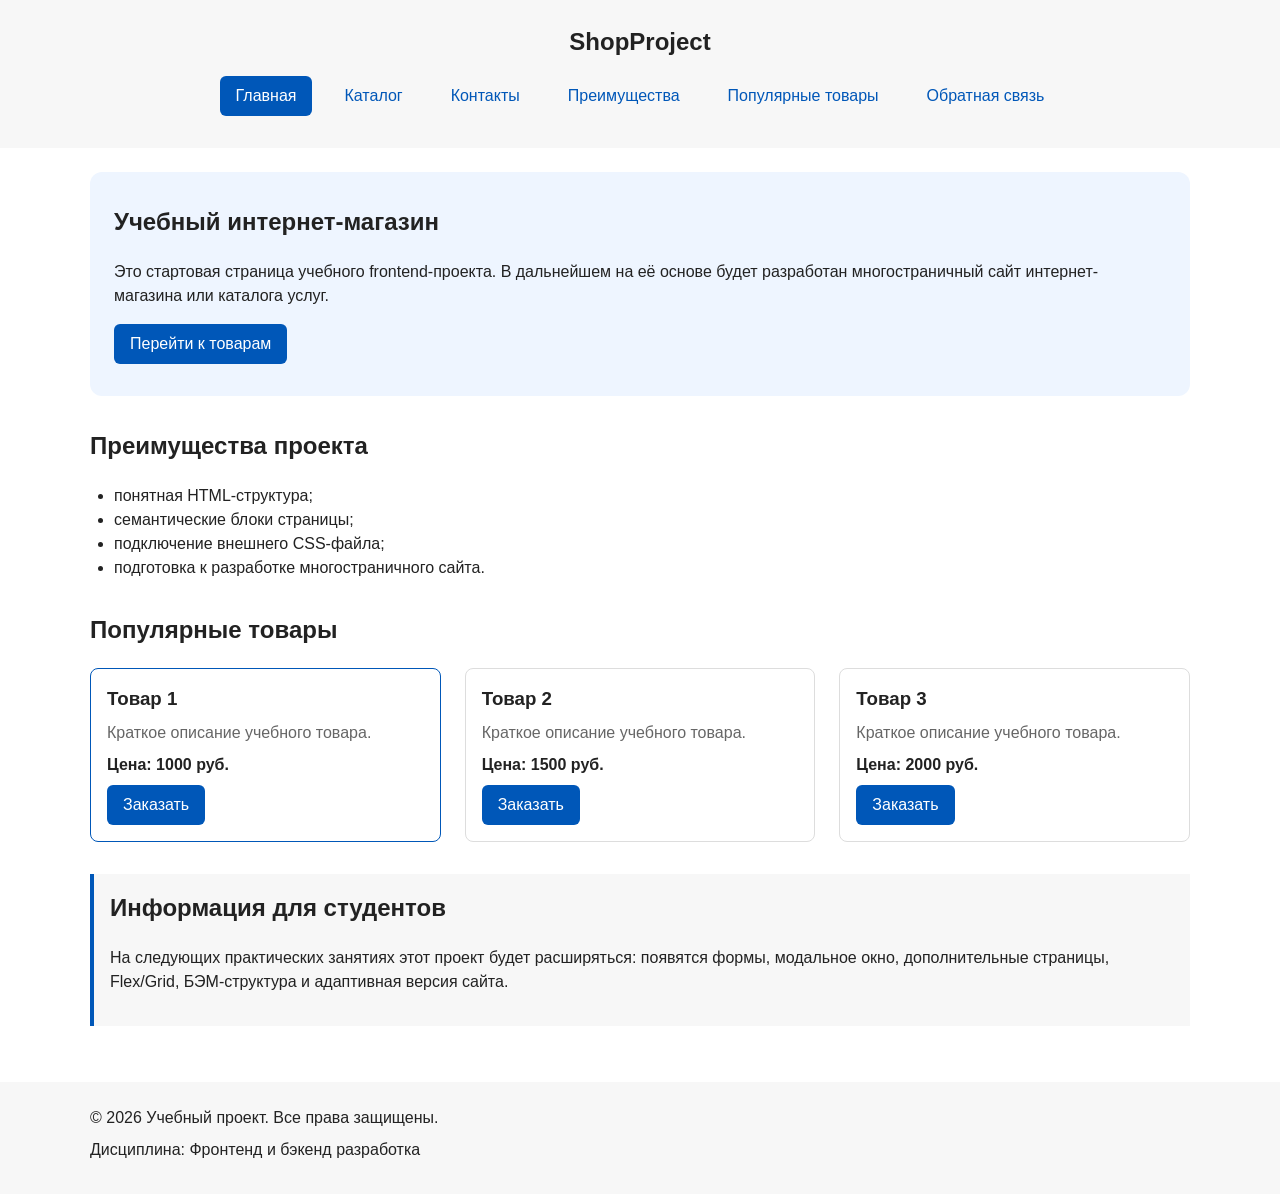
<file: index.html>
<!DOCTYPE html>
<html lang="ru">
<head>
  <meta charset="UTF-8">
  <meta name="viewport" content="width=device-width, initial-scale=1.0">
  <title>Учебный интернет-магазин</title>
  <link rel="stylesheet" href="css/style.css">
  <script src="js/main.js" defer></script>
  <meta property="og:type" content="website">
  <meta property="og:title" content="Учебный интернет-магазин">
  <meta property="og:description" content="Учебный frontend-проект интернет-магазина.">
  <meta property="og:image" content="https://github.com/Arsius2000/FrontendAndBackendDevelopment/images/preview.jpg">
</head>
<body>
  <header class="site-header">
    <div class="site-header__inner">
      <a class="site-header__logo" href="index.html">ShopProject</a>

      <nav class="site-nav" aria-label="Основная навигация">
        <ul class="site-nav__list">
          <li class="site-nav__item">
            <a class="site-nav__link site-nav__link--active" href="index.html" aria-current="page">Главная</a>
          </li>
          <li class="site-nav__item">
            <a class="site-nav__link" href="catalog.html">Каталог</a>
          </li>
          <li class="site-nav__item">
            <a class="site-nav__link" href="contacts.html">Контакты</a>
          </li>
          <li class="site-nav__item">
            <a class="site-nav__link" href="index.html#advantages">Преимущества</a>
          </li>
          <li class="site-nav__item">
            <a class="site-nav__link" href="index.html#popular">Популярные товары</a>
          </li>
          <li class="site-nav__item">
            <a class="site-nav__link" href="index.html#contacts">Обратная связь</a>
          </li>
        </ul>
      </nav>
    </div>
  </header>

  <main class="site-main">
    <section class="hero">
      <h1 class="hero__title">Учебный интернет-магазин</h1>
      <p class="hero__text">
        Это стартовая страница учебного frontend-проекта.
        В дальнейшем на её основе будет разработан многостраничный сайт
        интернет-магазина или каталога услуг.
      </p>
      <a class="button button--primary hero__button" href="#popular">Перейти к товарам</a>
    </section>

    <section class="section" id="advantages">
      <h2 class="section__title">Преимущества проекта</h2>

      <ul class="advantages-list">
        <li class="advantages-list__item">понятная HTML-структура;</li>
        <li class="advantages-list__item">семантические блоки страницы;</li>
        <li class="advantages-list__item">подключение внешнего CSS-файла;</li>
        <li class="advantages-list__item">подготовка к разработке многостраничного сайта.</li>
      </ul>
    </section>

    <section class="section" id="popular">
      <h2 class="section__title">Популярные товары</h2>

      <div class="products-grid">
        <article class="product-card product-card--featured">
          <h3 class="product-card__title">Товар 1</h3>
          <p class="product-card__description">Краткое описание учебного товара.</p>
          <p class="product-card__price">Цена: 1000 руб.</p>
          <button class="button button--primary product-card__button" type="button" data-product="Товар 1">
            Заказать
          </button>
        </article>

        <article class="product-card">
          <h3 class="product-card__title">Товар 2</h3>
          <p class="product-card__description">Краткое описание учебного товара.</p>
          <p class="product-card__price">Цена: 1500 руб.</p>
          <button class="button button--primary product-card__button" type="button" data-product="Товар 2">
            Заказать
          </button>
        </article>

        <article class="product-card">
          <h3 class="product-card__title">Товар 3</h3>
          <p class="product-card__description">Краткое описание учебного товара.</p>
          <p class="product-card__price">Цена: 2000 руб.</p>
          <button class="button button--primary product-card__button" type="button" data-product="Товар 3">
            Заказать
          </button>
        </article>
      </div>
    </section>

    <aside class="aside-info">
      <h2 class="aside-info__title">Информация для студентов</h2>
      <p class="aside-info__text">
        На следующих практических занятиях этот проект будет расширяться:
        появятся формы, модальное окно, дополнительные страницы, Flex/Grid,
        БЭМ-структура и адаптивная версия сайта.
      </p>
    </aside>
  </main>

  <footer class="site-footer" id="contacts">
    <p class="site-footer__text">&copy; 2026 Учебный проект. Все права защищены.</p>
    <p class="site-footer__text">Дисциплина: Фронтенд и бэкенд разработка</p>
  </footer>

  <dialog class="order-dialog" id="order-dialog" aria-labelledby="order-dialog-title">
    <h2 class="order-dialog__title" id="order-dialog-title">Оформление заявки</h2>

    <form class="order-form" id="order-form" action="#" method="post" novalidate>
      <input id="selected-product" name="selected-product" type="hidden">

      <div class="order-form__field">
        <label class="order-form__label" for="order-name">Имя</label>
        <input
          class="order-form__input"
          id="order-name"
          name="name"
          type="text"
          placeholder="Введите ваше имя"
          minlength="2"
          autocomplete="given-name"
          required
        >
      </div>

      <div class="order-form__field">
        <label class="order-form__label" for="order-email">E-mail</label>
        <input
          class="order-form__input"
          id="order-email"
          name="email"
          type="email"
          placeholder="example@mail.ru"
          autocomplete="email"
          required
        >
      </div>

      <div class="order-form__field">
        <label class="order-form__label" for="order-phone">Телефон</label>
        <input
          class="order-form__input"
          id="order-phone"
          name="phone"
          type="tel"
          inputmode="tel"
          placeholder="+7 (900) 000-00-00"
          pattern="^\+7 \(\d{3}\) \d{3}-\d{2}-\d{2}$"
          required
        >
        <small class="order-form__hint">Формат: +7 (900) 000-00-00</small>
      </div>

      <div class="order-form__field">
        <label class="order-form__label" for="order-date">Дата связи</label>
        <input
          class="order-form__input"
          id="order-date"
          name="date"
          type="date"
        >
      </div>

      <div class="order-form__field">
        <label class="order-form__label" for="order-topic">Тема заявки</label>
        <select class="order-form__select" id="order-topic" name="topic" required>
          <option value="">Выберите тему</option>
          <option value="product">Заказ товара</option>
          <option value="consultation">Консультация</option>
          <option value="delivery">Доставка</option>
        </select>
      </div>

      <div class="order-form__field">
        <label class="order-form__label" for="order-comment">Комментарий</label>
        <textarea
          class="order-form__textarea"
          id="order-comment"
          name="comment"
          rows="4"
          placeholder="Укажите дополнительную информацию"
        ></textarea>
      </div>

      <div class="order-form__field order-form__field--checkbox">
        <label class="order-form__label order-form__label--checkbox">
          <input
            class="order-form__checkbox"
            id="order-agreement"
            name="agreement"
            type="checkbox"
            required
          >
          Я согласен на обработку данных
        </label>
      </div>

      <div class="order-form__actions">
        <button class="button button--secondary" type="button" id="close-order-dialog">Закрыть</button>
        <button class="button button--primary" type="submit">Отправить заявку</button>
      </div>
    </form>
  </dialog>

  <p class="success-message" id="success-message" hidden>
    Форма успешно отправлена!
  </p>
</body>
</html>
</file>
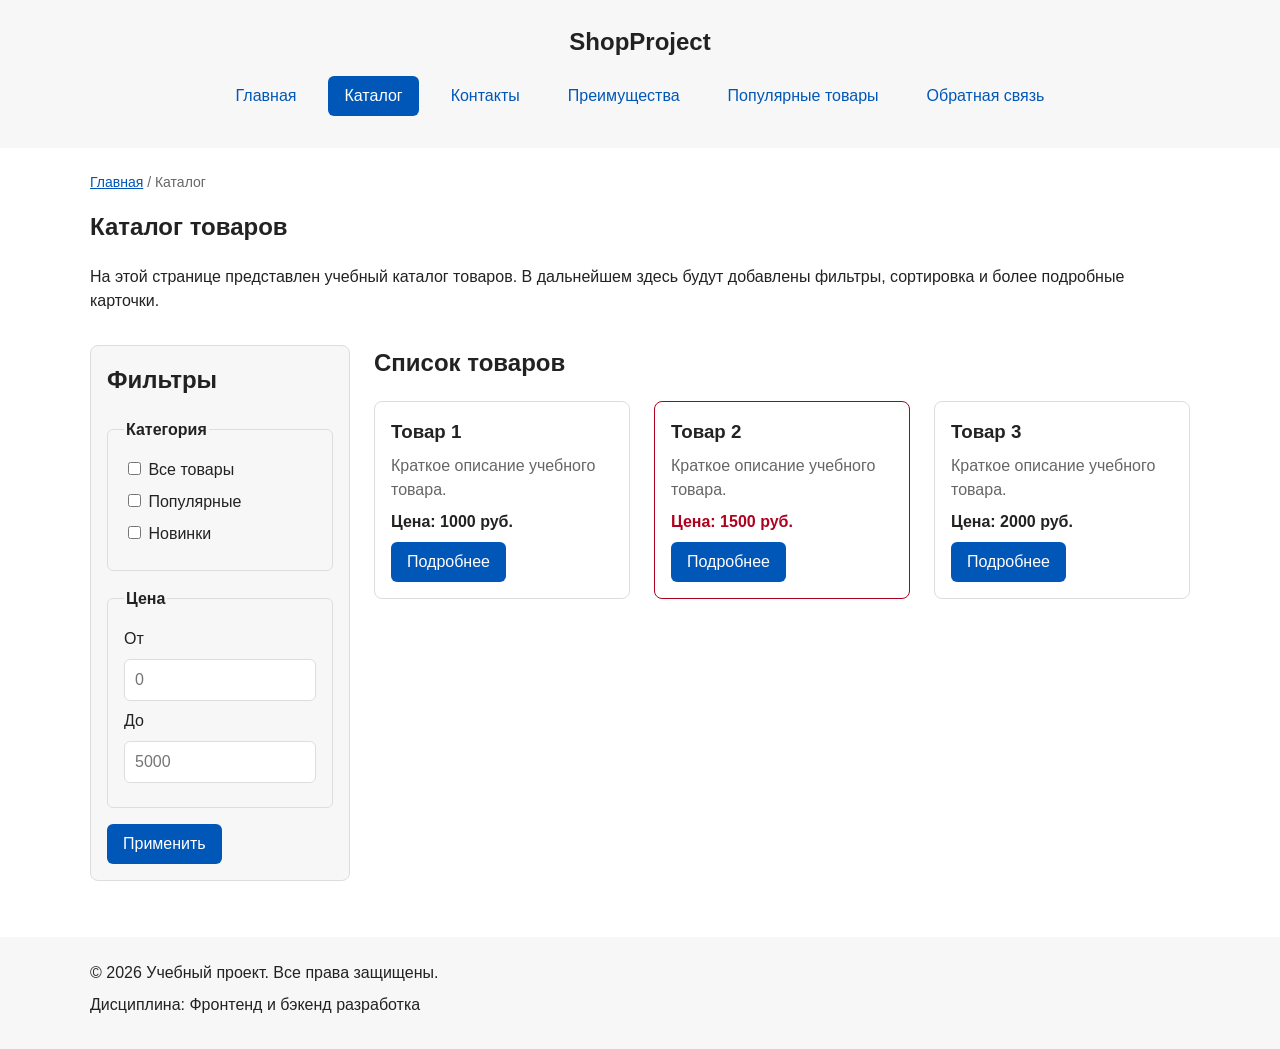
<file: catalog.html>
<!DOCTYPE html>
<html lang="ru">
<head>
  <meta charset="UTF-8">
  <meta name="viewport" content="width=device-width, initial-scale=1.0">
  <meta name="description" content="Каталог товаров учебного интернет-магазина.">
  <title>Каталог товаров — Учебный интернет-магазин</title>
  <link rel="stylesheet" href="css/style.css">
  <meta property="og:type" content="website">
  <meta property="og:title" content="Учебный интернет-магазин">
  <meta property="og:description" content="Учебный frontend-проект интернет-магазина.">
  <meta property="og:image" content="https://Deidata4554.github.io/FaB/kr1-html-css-shop/images/preview.jpg">
</head>
<body>
  <header class="site-header">
    <div class="site-header__inner">
      <a class="site-header__logo" href="index.html">ShopProject</a>

      <nav class="site-nav" aria-label="Основная навигация">
        <ul class="site-nav__list">
          <li class="site-nav__item">
            <a class="site-nav__link" href="index.html">Главная</a>
          </li>
          <li class="site-nav__item">
            <a class="site-nav__link site-nav__link--active" href="catalog.html" aria-current="page">Каталог</a>
          </li>
          <li class="site-nav__item">
            <a class="site-nav__link" href="contacts.html">Контакты</a>
          </li>
          <li class="site-nav__item">
            <a class="site-nav__link" href="index.html#advantages">Преимущества</a>
          </li>
          <li class="site-nav__item">
            <a class="site-nav__link" href="index.html#popular">Популярные товары</a>
          </li>
          <li class="site-nav__item">
            <a class="site-nav__link" href="index.html#contacts">Обратная связь</a>
          </li>
        </ul>
      </nav>
    </div>
  </header>

  <main class="site-main">
    <nav class="breadcrumbs" aria-label="Хлебные крошки">
      <a class="breadcrumbs__link" href="index.html">Главная</a>
      <span class="breadcrumbs__current">Каталог</span>
    </nav>

    <section class="section">
      <h1 class="section__title">Каталог товаров</h1>
      <p class="section__text">
        На этой странице представлен учебный каталог товаров.
        В дальнейшем здесь будут добавлены фильтры, сортировка и более
        подробные карточки.
      </p>
    </section>

    <section class="catalog-layout">
      <aside class="catalog-filters">
        <h2 class="catalog-filters__title">Фильтры</h2>

        <form class="filters-form" action="#" method="get">
          <fieldset class="filters-form__group">
            <legend class="filters-form__legend">Категория</legend>

            <label class="filters-form__label">
              <input class="filters-form__checkbox" type="checkbox" name="category" value="all">
              Все товары
            </label>

            <label class="filters-form__label">
              <input class="filters-form__checkbox" type="checkbox" name="category" value="popular">
              Популярные
            </label>

            <label class="filters-form__label">
              <input class="filters-form__checkbox" type="checkbox" name="category" value="new">
              Новинки
            </label>
          </fieldset>

          <fieldset class="filters-form__group">
            <legend class="filters-form__legend">Цена</legend>

            <label class="filters-form__label" for="price-from">От</label>
            <input class="filters-form__input" id="price-from" name="price-from" type="number" min="0" placeholder="0">

            <label class="filters-form__label" for="price-to">До</label>
            <input class="filters-form__input" id="price-to" name="price-to" type="number" min="0" placeholder="5000">
          </fieldset>

          <button class="button button--primary filters-form__button" type="submit">Применить</button>
        </form>
      </aside>

      <section class="catalog-products">
        <h2 class="catalog-products__title">Список товаров</h2>

        <div class="products-grid">
          <article class="product-card">
            <h3 class="product-card__title">Товар 1</h3>
            <p class="product-card__description">Краткое описание учебного товара.</p>
            <p class="product-card__price">Цена: 1000 руб.</p>
            <a class="button button--primary product-card__button" href="index.html#popular">Подробнее</a>
          </article>

          <article class="product-card product-card--discount">
            <h3 class="product-card__title">Товар 2</h3>
            <p class="product-card__description">Краткое описание учебного товара.</p>
            <p class="product-card__price">Цена: 1500 руб.</p>
            <a class="button button--primary product-card__button" href="index.html#popular">Подробнее</a>
          </article>

          <article class="product-card">
            <h3 class="product-card__title">Товар 3</h3>
            <p class="product-card__description">Краткое описание учебного товара.</p>
            <p class="product-card__price">Цена: 2000 руб.</p>
            <a class="button button--primary product-card__button" href="index.html#popular">Подробнее</a>
          </article>
        </div>
      </section>
    </section>
  </main>

  <footer class="site-footer">
    <p class="site-footer__text">&copy; 2026 Учебный проект. Все права защищены.</p>
    <p class="site-footer__text">Дисциплина: Фронтенд и бэкенд разработка</p>
  </footer>
</body>
</html>
</file>
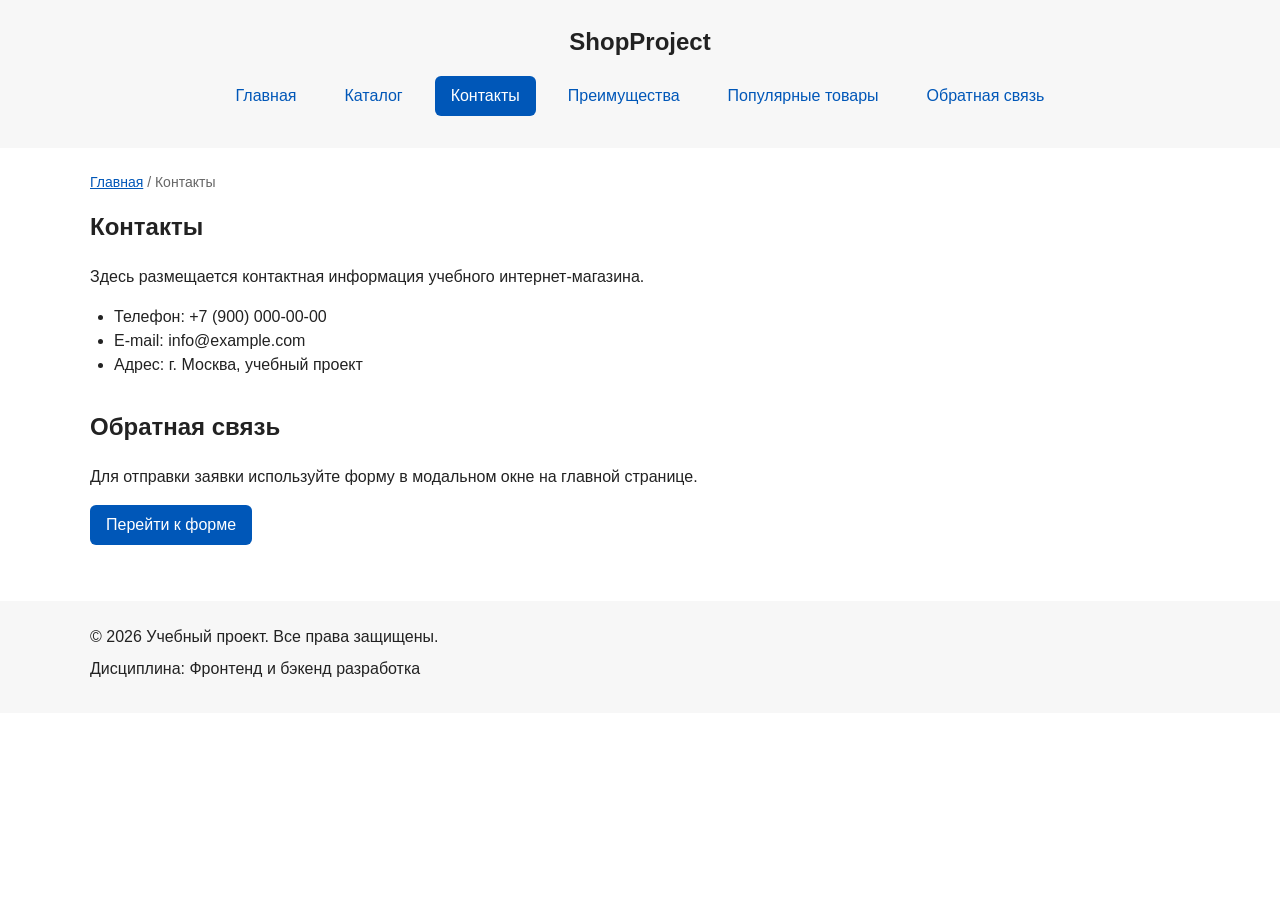
<file: contacts.html>
<!DOCTYPE html>
<html lang="ru">
<head>
  <meta charset="UTF-8">
  <meta name="viewport" content="width=device-width, initial-scale=1.0">
  <meta name="description" content="Контактная информация учебного интернет-магазина.">
  <title>Контакты — Учебный интернет-магазин</title>
  <link rel="stylesheet" href="css/style.css">
  <meta property="og:type" content="website">
  <meta property="og:title" content="Учебный интернет-магазин">
  <meta property="og:description" content="Учебный frontend-проект интернет-магазина.">
  <meta property="og:image" content="https://Deidata4554.github.io/FaB/kr1-html-css-shop/images/preview.jpg">
</head>
<body>
  <header class="site-header">
    <div class="site-header__inner">
      <a class="site-header__logo" href="index.html">ShopProject</a>

      <nav class="site-nav" aria-label="Основная навигация">
        <ul class="site-nav__list">
          <li class="site-nav__item">
            <a class="site-nav__link" href="index.html">Главная</a>
          </li>
          <li class="site-nav__item">
            <a class="site-nav__link" href="catalog.html">Каталог</a>
          </li>
          <li class="site-nav__item">
            <a class="site-nav__link site-nav__link--active" href="contacts.html" aria-current="page">Контакты</a>
          </li>
          <li class="site-nav__item">
            <a class="site-nav__link" href="index.html#advantages">Преимущества</a>
          </li>
          <li class="site-nav__item">
            <a class="site-nav__link" href="index.html#popular">Популярные товары</a>
          </li>
          <li class="site-nav__item">
            <a class="site-nav__link" href="index.html#contacts">Обратная связь</a>
          </li>
        </ul>
      </nav>
    </div>
  </header>

  <main class="site-main">
    <nav class="breadcrumbs" aria-label="Хлебные крошки">
      <a class="breadcrumbs__link" href="index.html">Главная</a>
      <span class="breadcrumbs__current">Контакты</span>
    </nav>

    <section class="section">
      <h1 class="section__title">Контакты</h1>
      <p class="section__text">
        Здесь размещается контактная информация учебного интернет-магазина.
      </p>

      <ul class="contacts-list">
        <li class="contacts-list__item">Телефон: +7 (900) 000-00-00</li>
        <li class="contacts-list__item">E-mail: info@example.com</li>
        <li class="contacts-list__item">Адрес: г. Москва, учебный проект</li>
      </ul>
    </section>

    <section class="section" id="feedback">
      <h2 class="section__title">Обратная связь</h2>
      <p class="section__text">
        Для отправки заявки используйте форму в модальном окне на главной странице.
      </p>
      <a class="button button--primary" href="index.html#contacts">Перейти к форме</a>
    </section>
  </main>

  <footer class="site-footer">
    <p class="site-footer__text">&copy; 2026 Учебный проект. Все права защищены.</p>
    <p class="site-footer__text">Дисциплина: Фронтенд и бэкенд разработка</p>
  </footer>
</body>
</html>
</file>
<file: css/style.css>
/* ===============================
   1. Переменные проекта
=============================== */

:root {
  /* Основные цвета проекта */
  --color-bg: #ffffff;
  --color-text: #222222;
  --color-muted: #666666;
  --color-primary: #0057b8;
  --color-primary-dark: #003f86;
  --color-border: #dddddd;
  --color-surface: #f7f7f7;
  --color-surface-accent: #eef5ff;
  --color-danger: #b00020;
  --color-success: #168a2f;
  --color-success-bg: #eefaf0;
  --color-white: #ffffff;

  /* Отступы */
  --space-xs: 4px;
  --space-sm: 8px;
  --space-md: 16px;
  --space-lg: 24px;
  --space-xl: 32px;

  /* Скругления */
  --radius-sm: 6px;
  --radius-md: 8px;
  --radius-lg: 12px;

  /* Размеры */
  --container-width: 1100px;
}

/* ===============================
   2. Базовые стили
=============================== */

* {
  box-sizing: border-box;
}

html {
  scroll-behavior: smooth;
}

body {
  margin: 0;
  font-family: Arial, sans-serif;
  line-height: 1.5;
  color: var(--color-text);
  background-color: var(--color-bg);
}

a {
  color: var(--color-primary);
}

a:hover {
  color: var(--color-primary-dark);
}

a:focus-visible {
  outline: 2px solid var(--color-primary);
  outline-offset: 3px;
}

:target {
  outline: 2px dashed var(--color-primary);
  outline-offset: 4px;
}

/* ===============================
   3. Кнопка (блок button)
=============================== */

.button {
  display: inline-block;
  padding: var(--space-sm) var(--space-md);
  border: none;
  border-radius: var(--radius-sm);
  font: inherit;
  text-decoration: none;
  cursor: pointer;
}

.button--primary {
  color: var(--color-white);
  background-color: var(--color-primary);
}

.button--primary:hover {
  color: var(--color-white);
  background-color: var(--color-primary-dark);
}

.button--secondary {
  color: var(--color-primary);
  background-color: transparent;
  border: 1px solid var(--color-primary);
}

.button--secondary:hover {
  color: var(--color-white);
  background-color: var(--color-primary);
}

.button:focus-visible {
  outline: 2px solid var(--color-primary);
  outline-offset: 3px;
}

.button:disabled,
.button--disabled {
  opacity: 0.6;
  cursor: not-allowed;
}

/* ===============================
   4. Шапка и навигация
=============================== */

.site-header {
  position: sticky;
  top: 0;
  background-color: var(--color-surface);
}

.site-header__inner {
  max-width: var(--container-width);
  margin: 0 auto;
  padding: var(--space-lg);
}

.site-header__logo {
  display: block;
  font-size: 24px;
  font-weight: 700;
  text-align: center;
  color: var(--color-text);
  text-decoration: none;
}

.site-nav__list {
  display: flex;
  flex-wrap: wrap;
  justify-content: center;
  align-items: center;
  gap: var(--space-md);
  padding: 0;
  margin: var(--space-md) 0 0;
  list-style: none;
}

.site-nav__item {
  margin-bottom: var(--space-sm);
}

.site-nav__link {
  display: inline-block;
  padding: var(--space-sm) var(--space-md);
  color: var(--color-primary);
  text-decoration: none;
  border-radius: var(--radius-sm);
}

.site-nav__link:hover {
  color: var(--color-white);
  background-color: var(--color-primary);
}

.site-nav__link:focus-visible {
  outline: 2px solid var(--color-primary);
  outline-offset: 3px;
}

.site-nav__link--active {
  color: var(--color-white);
  background-color: var(--color-primary);
}

/* ===============================
   5. Основная область и подвал
=============================== */

.site-main {
  padding: var(--space-lg);
}

.site-footer {
  padding: var(--space-lg);
  background-color: var(--color-surface);
}

.site-footer__text {
  max-width: var(--container-width);
  margin: 0 auto var(--space-sm);
}

/* ===============================
   6. Хлебные крошки
=============================== */

.breadcrumbs {
  max-width: var(--container-width);
  margin: 0 auto var(--space-md);
  font-size: 14px;
  color: var(--color-muted);
}

.breadcrumbs__link {
  color: var(--color-primary);
}

.breadcrumbs__current::before {
  content: " / ";
  color: var(--color-muted);
}

/* ===============================
   7. Первый экран и разделы
=============================== */

.hero {
  max-width: var(--container-width);
  margin: 0 auto var(--space-xl);
  padding: var(--space-xl) var(--space-lg);
  background-color: var(--color-surface-accent);
  border-radius: var(--radius-lg);
}

.hero__title {
  margin-top: 0;
}

.section {
  max-width: var(--container-width);
  margin: 0 auto var(--space-xl);
}

.section__title {
  margin-top: 0;
}

.advantages-list,
.contacts-list {
  padding-left: var(--space-lg);
}

.aside-info {
  max-width: var(--container-width);
  margin: 0 auto var(--space-xl);
  padding: var(--space-md);
  border-left: 4px solid var(--color-primary);
  background-color: var(--color-surface);
}

.aside-info__title {
  margin-top: 0;
}

/* ===============================
   8. Сетка и карточка товара
=============================== */

.products-grid {
  display: grid;
  grid-template-columns: repeat(3, 1fr);
  gap: var(--space-lg);
}

.product-card {
  display: flex;
  flex-direction: column;
  gap: var(--space-sm);
  padding: var(--space-md);
  border: 1px solid var(--color-border);
  border-radius: var(--radius-md);
  background-color: var(--color-bg);
}

.product-card:hover {
  border-color: var(--color-primary);
}

.product-card--featured {
  border-color: var(--color-primary);
}

.product-card--discount {
  border-color: var(--color-danger);
}

.product-card__title {
  margin: 0;
  color: var(--color-text);
}

.product-card__description {
  margin: 0;
  color: var(--color-muted);
}

.product-card__price {
  margin: 0;
  font-weight: 700;
}

.product-card--discount .product-card__price {
  color: var(--color-danger);
}

.product-card__button {
  margin-top: auto;
  align-self: flex-start;
}

/* ===============================
   9. Каталог и фильтры
=============================== */

.catalog-layout {
  max-width: var(--container-width);
  margin: 0 auto var(--space-xl);
  display: grid;
  grid-template-columns: 260px 1fr;
  grid-template-areas: "filters products";
  gap: var(--space-lg);
}

.catalog-filters {
  grid-area: filters;
  padding: var(--space-md);
  border: 1px solid var(--color-border);
  border-radius: var(--radius-md);
  background-color: var(--color-surface);
}

.catalog-filters__title {
  margin-top: 0;
}

.catalog-products {
  grid-area: products;
}

.catalog-products__title {
  margin-top: 0;
}

.filters-form {
  display: grid;
  gap: var(--space-md);
}

.filters-form__group {
  margin: 0;
  padding: var(--space-md);
  border: 1px solid var(--color-border);
  border-radius: var(--radius-sm);
}

.filters-form__legend {
  font-weight: 700;
}

.filters-form__label {
  display: block;
  margin-bottom: var(--space-sm);
}

.filters-form__input {
  width: 100%;
  margin-bottom: var(--space-sm);
  padding: 8px 10px;
  border: 1px solid var(--color-border);
  border-radius: var(--radius-sm);
  font: inherit;
}

.filters-form__input:hover {
  border-color: var(--color-primary);
}

.filters-form__input:focus-visible {
  outline: 2px solid var(--color-primary);
  outline-offset: 3px;
}

.filters-form__button {
  justify-self: start;
}

/* ===============================
   10. Модальное окно
=============================== */

.order-dialog {
  width: min(100% - 32px, 560px);
  padding: var(--space-lg);
  border: none;
  border-radius: var(--radius-lg);
}

.order-dialog::backdrop {
  background-color: rgba(0, 0, 0, 0.5);
}

.order-dialog__title {
  margin-top: 0;
}

/* ===============================
   11. Форма заявки
=============================== */

.order-form__field {
  margin-bottom: var(--space-md);
}

.order-form__label {
  display: block;
  margin-bottom: var(--space-xs);
}

.order-form__label--checkbox {
  display: flex;
  align-items: center;
  gap: var(--space-sm);
}

.order-form__input,
.order-form__select,
.order-form__textarea {
  width: 100%;
  padding: 10px 12px;
  border: 1px solid var(--color-border);
  border-radius: var(--radius-sm);
  font: inherit;
}

.order-form__input:hover,
.order-form__select:hover,
.order-form__textarea:hover {
  border-color: var(--color-primary);
}

.order-form__input:focus-visible,
.order-form__select:focus-visible,
.order-form__textarea:focus-visible,
.order-form__checkbox:focus-visible {
  outline: 2px solid var(--color-primary);
  outline-offset: 3px;
}

.order-form__input--error,
.order-form__input[aria-invalid="true"],
.order-form__select[aria-invalid="true"],
.order-form__textarea[aria-invalid="true"] {
  border-color: var(--color-danger);
}

.order-form__hint {
  display: block;
  margin-top: var(--space-xs);
  color: var(--color-muted);
}

.order-form__actions {
  display: flex;
  gap: var(--space-md);
  margin-top: var(--space-lg);
}

/* ===============================
   12. Сообщение об успехе
=============================== */

.success-message {
  max-width: var(--container-width);
  margin: var(--space-lg) auto;
  padding: var(--space-md);
  border-left: 4px solid var(--color-success);
  background-color: var(--color-success-bg);
}
</file>
